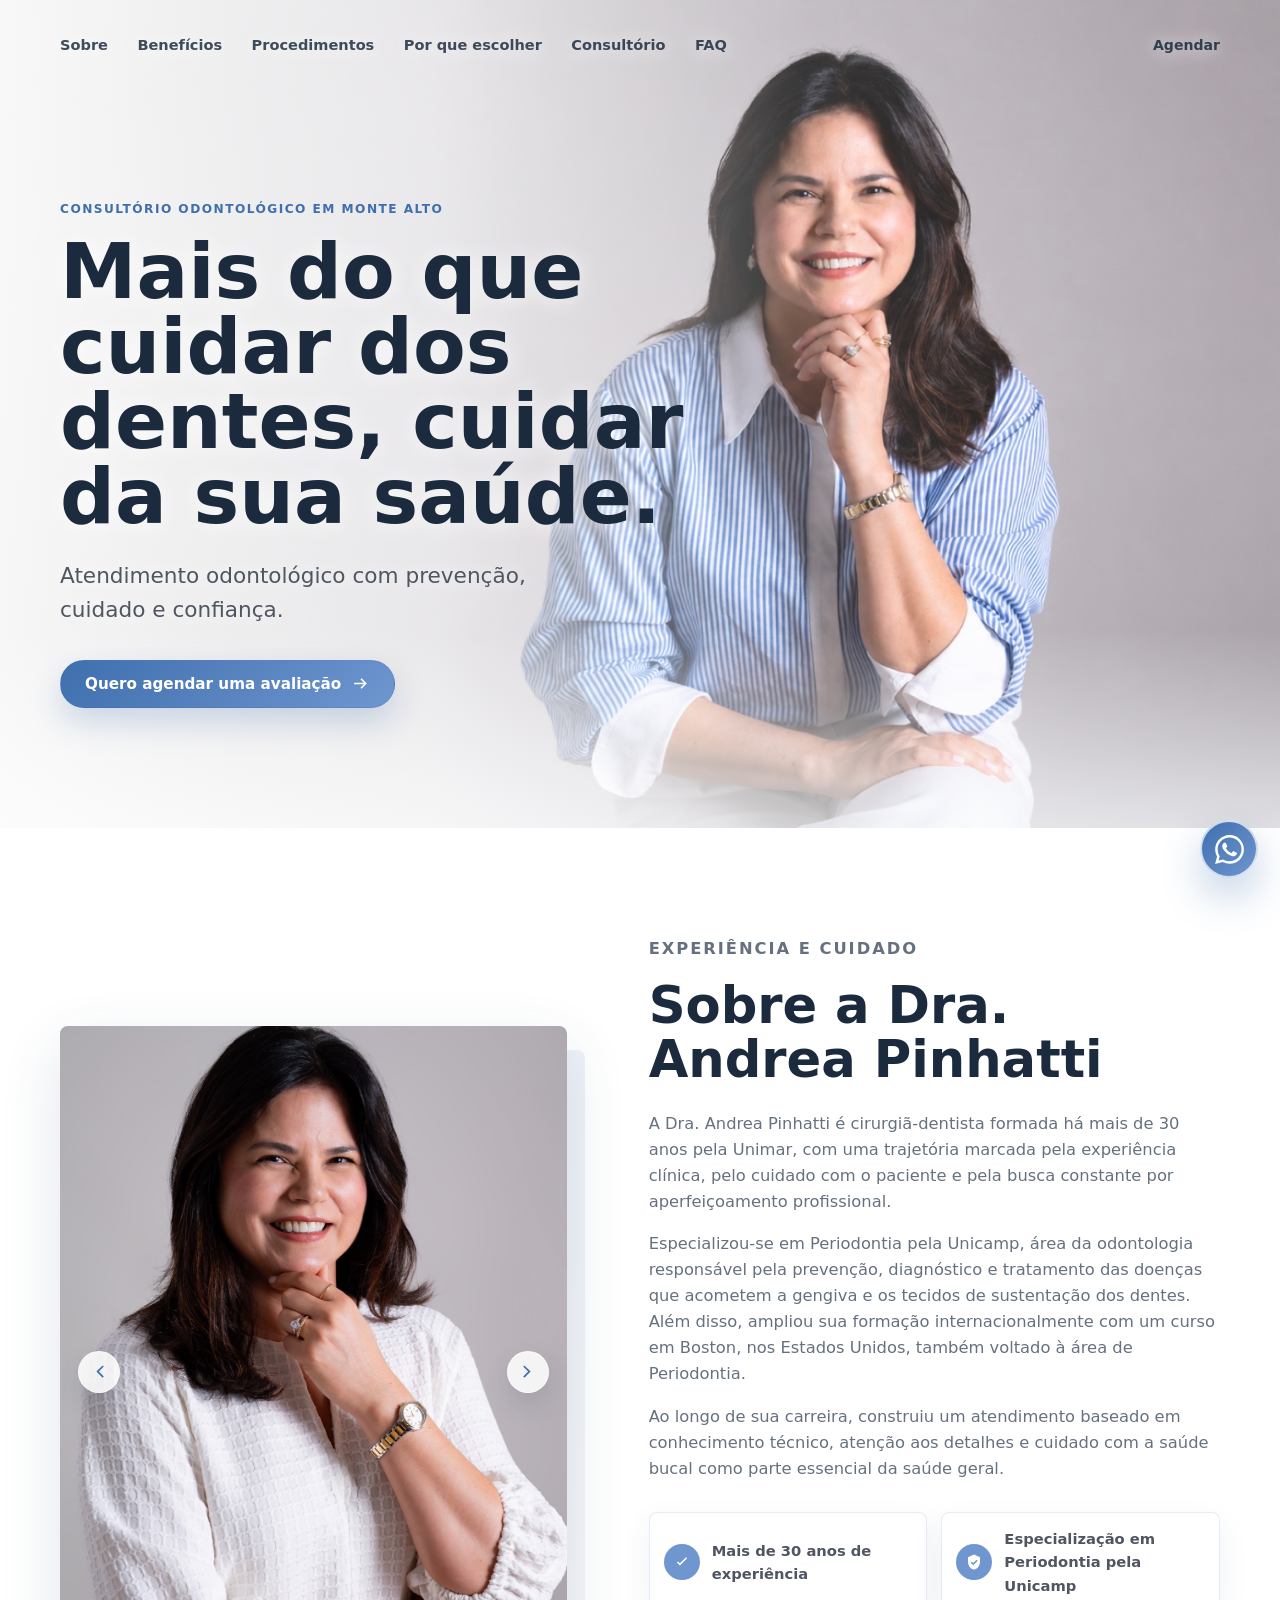
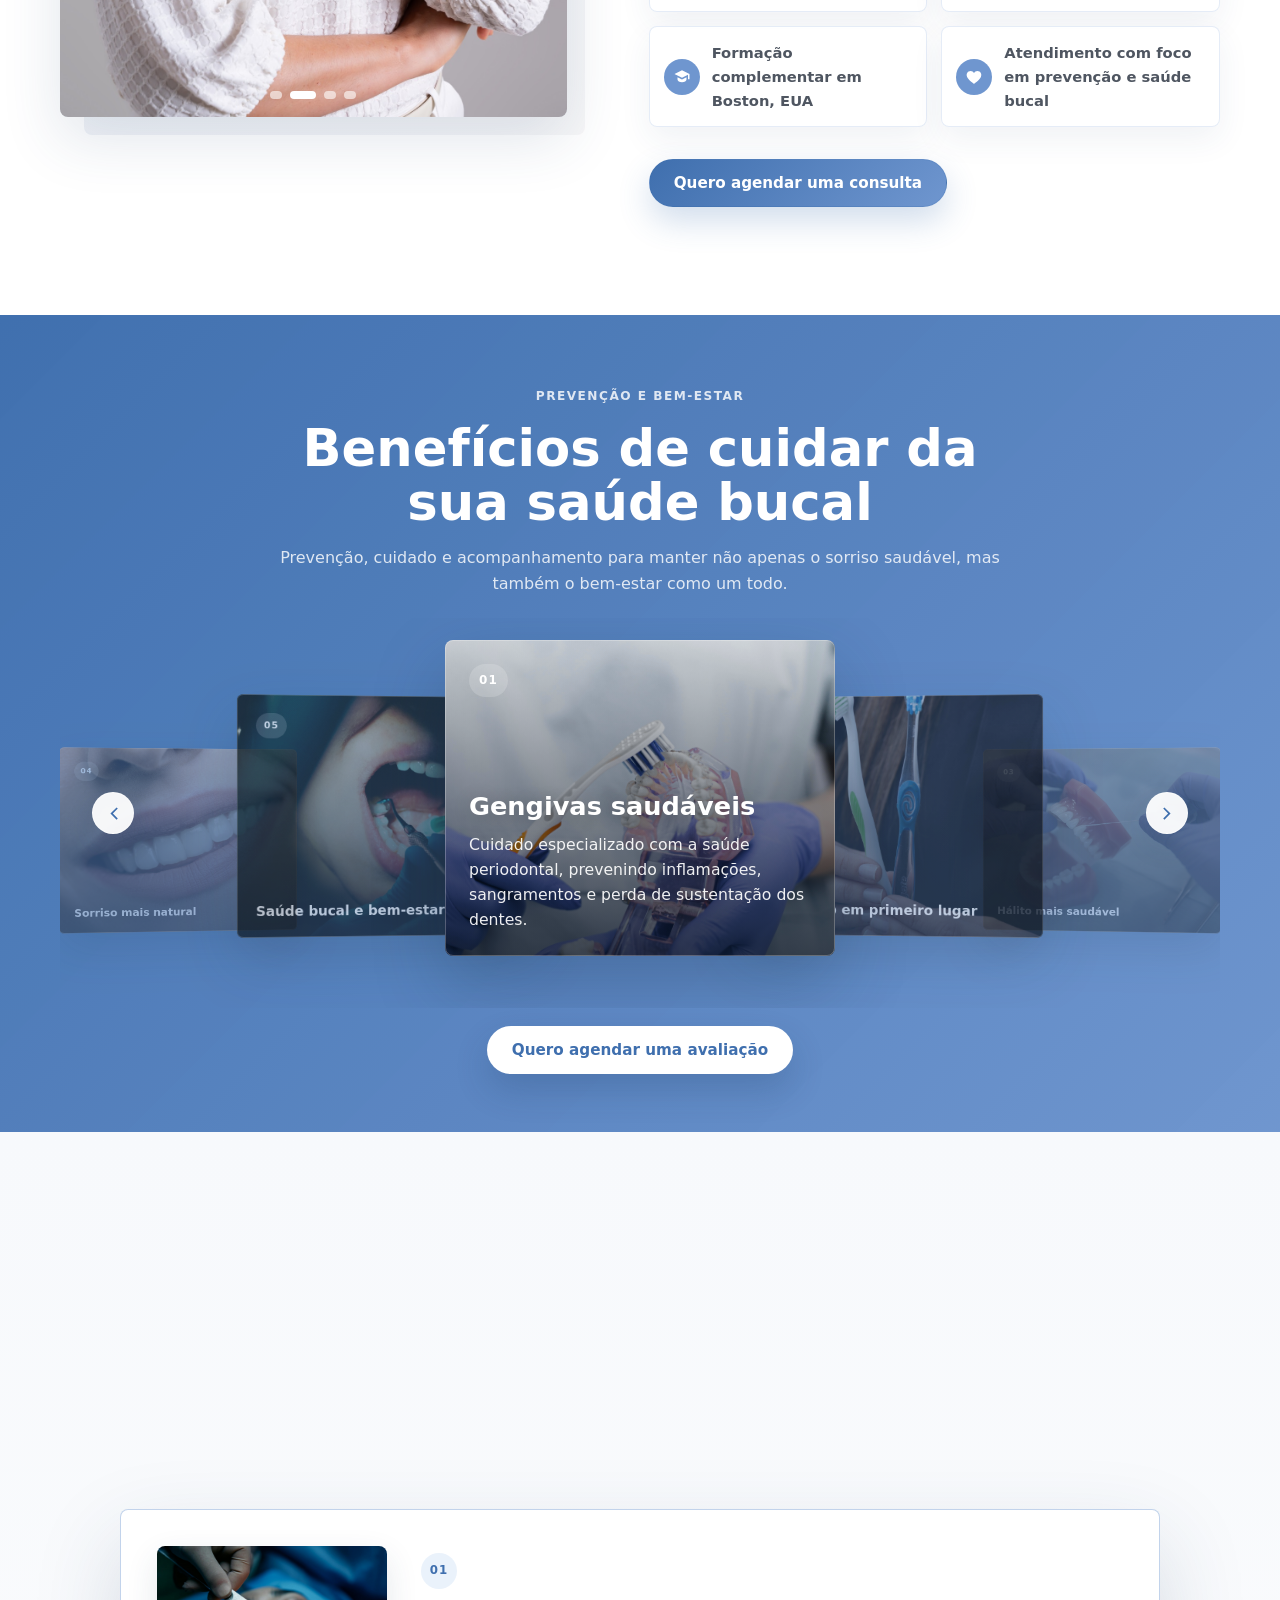
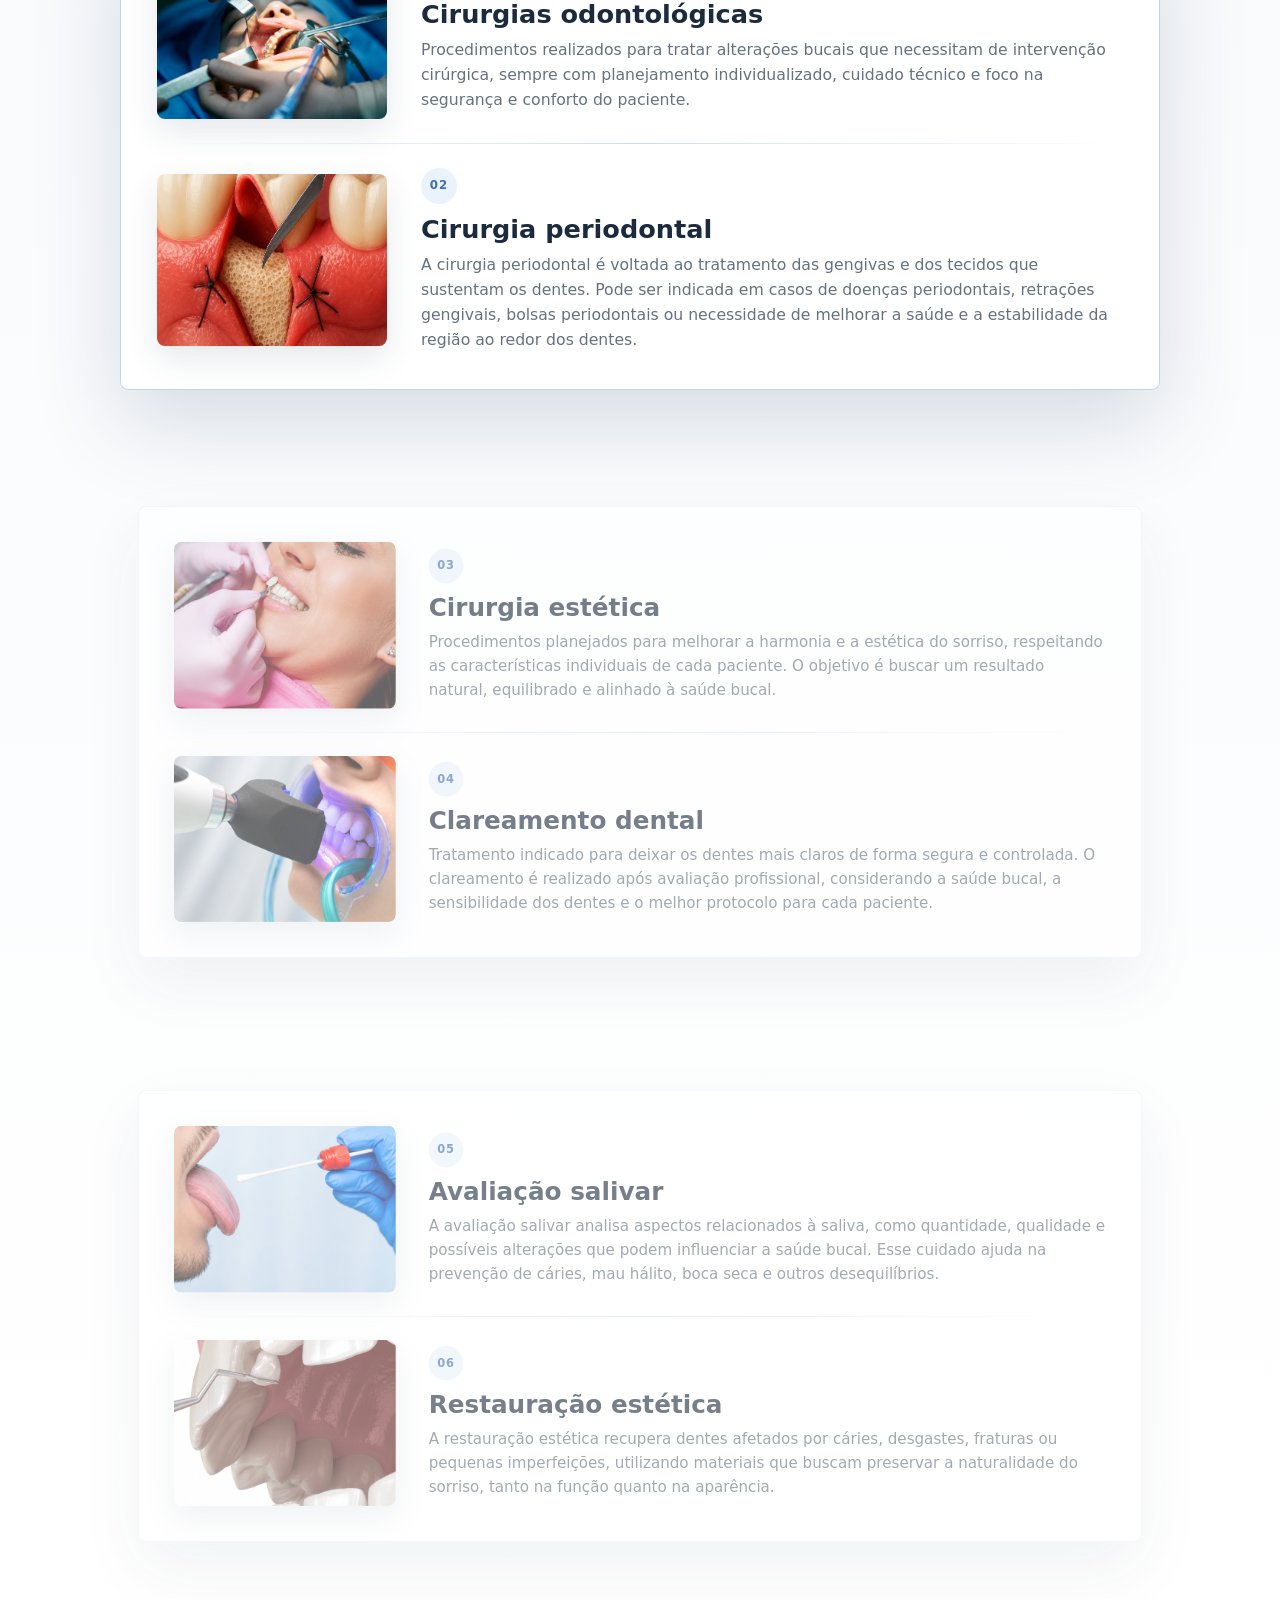
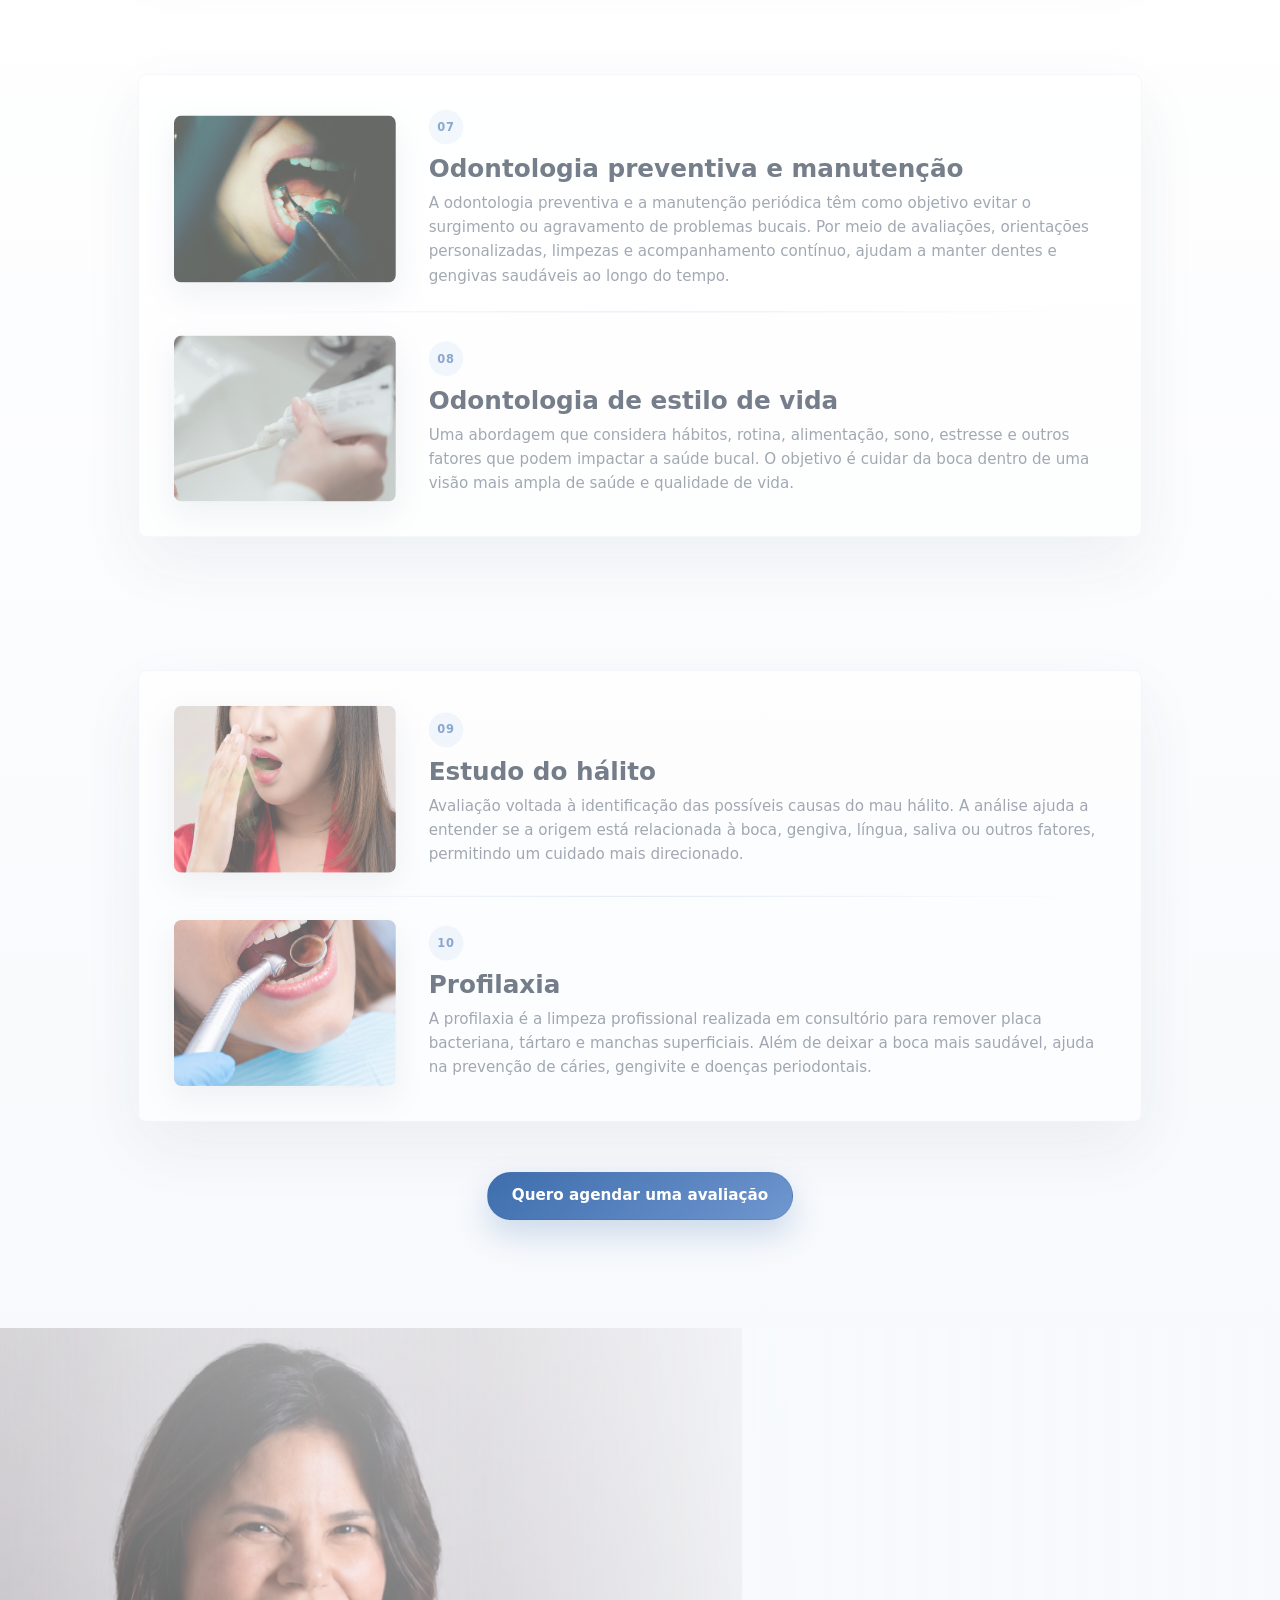
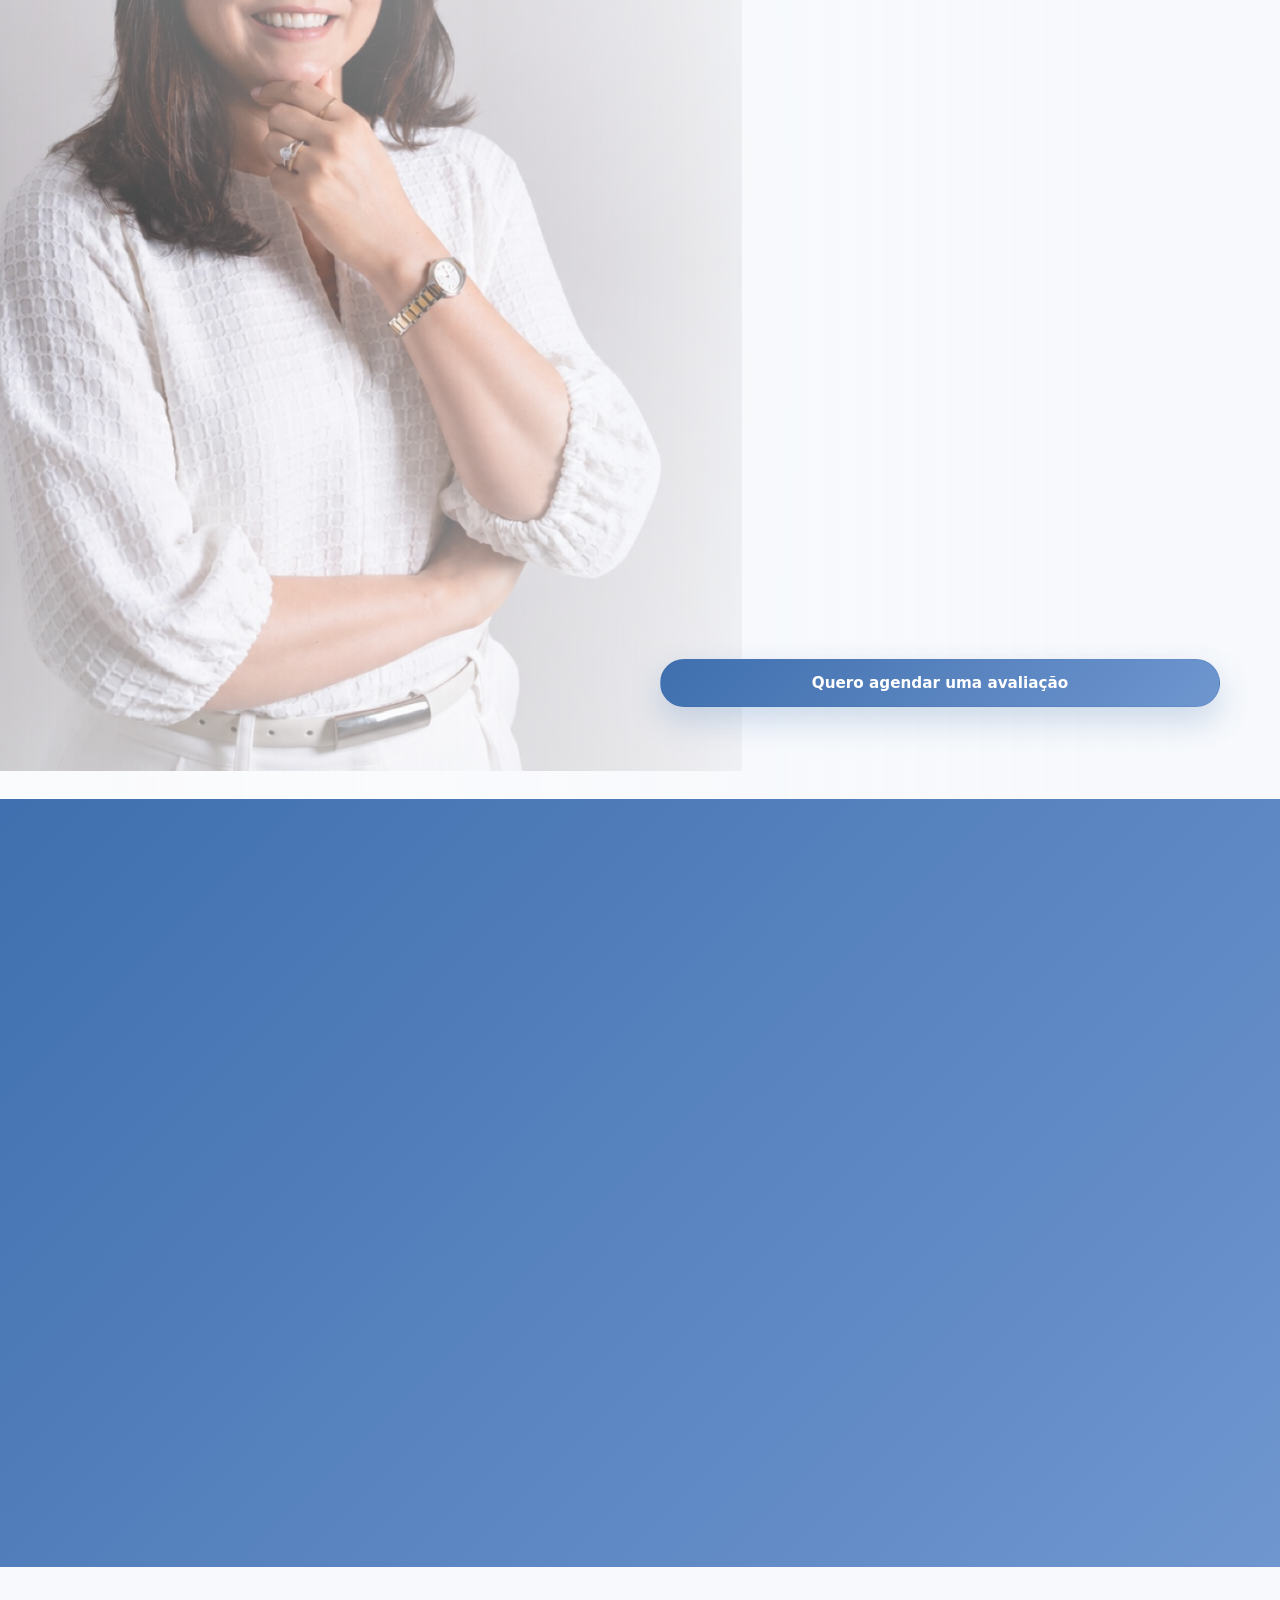
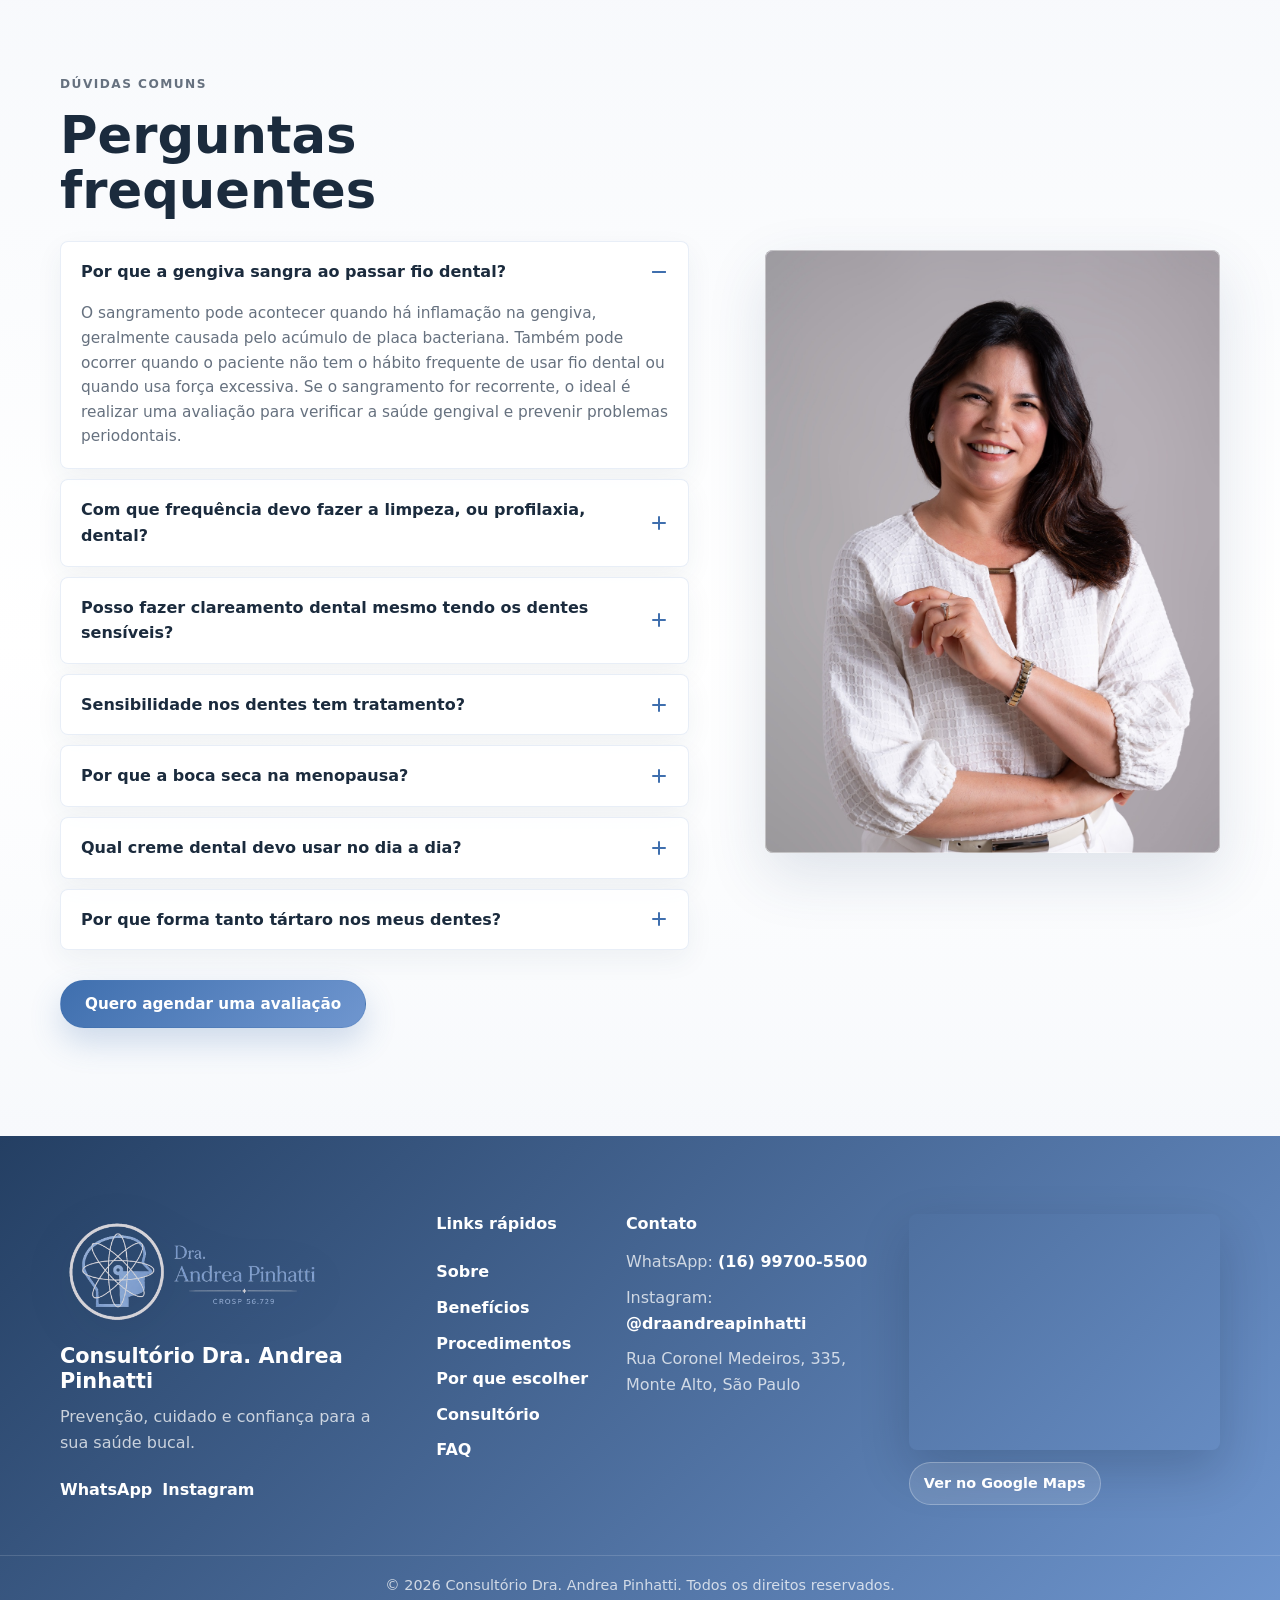
<file: github-upload-small/index.html>
<!DOCTYPE html>
<html lang="pt-BR">
  <head>
    <meta charset="UTF-8" />
    <meta name="viewport" content="width=device-width, initial-scale=1.0" />
    <meta
      name="description"
      content="Consultório Dra. Andrea Pinhatti: odontologia com prevenção, experiência, cuidado e atenção à saúde bucal em Monte Alto, São Paulo."
    />
    <title>Consultório Dra. Andrea Pinhatti</title>
    <link rel="icon" href="assets/images/logo-horizontal.png" type="image/png" />
    <link rel="preload" href="assets/images/hero.jpg" as="image" />
    <link rel="stylesheet" href="styles.css" />
  </head>
  <body>
    <header class="site-header" data-header>
      <a class="brand" href="#topo" aria-label="Página inicial">
        <img src="assets/images/logo-horizontal.png" alt="Logo Dra. Andrea Pinhatti" />
      </a>

      <button class="nav-toggle" type="button" aria-label="Abrir menu" aria-expanded="false" data-nav-toggle>
        <span></span>
        <span></span>
        <span></span>
      </button>

      <nav class="site-nav" aria-label="Navegação principal" data-nav>
        <a href="#sobre">Sobre</a>
        <a href="#beneficios">Benefícios</a>
        <a href="#procedimentos">Procedimentos</a>
        <a href="#porque">Por que escolher</a>
        <a href="#consultorio">Consultório</a>
        <a href="#faq">FAQ</a>
      </nav>

      <a class="btn btn-small header-cta" href="https://wa.me/5516997005500?text=Ol%C3%A1%2C%20vim%20pelo%20site%20e%20gostaria%20de%20agendar%20uma%20avalia%C3%A7%C3%A3o." target="_blank" rel="noopener">
        Agendar
      </a>
    </header>

    <main id="topo">
      <section class="hero" aria-label="Consultório Dra. Andrea Pinhatti">
        <div class="hero-bg" role="img" aria-label="Dra. Andrea Pinhatti sorrindo"></div>
        <div class="hero-overlay"></div>
        <div class="hero-content reveal">
          <p class="eyebrow">Consultório odontológico em Monte Alto</p>
          <h1>Mais do que cuidar dos dentes, cuidar da sua saúde.</h1>
          <p>Atendimento odontológico com prevenção, cuidado e confiança.</p>
          <a class="btn" href="https://wa.me/5516997005500?text=Ol%C3%A1%2C%20vim%20pelo%20site%20e%20gostaria%20de%20agendar%20uma%20avalia%C3%A7%C3%A3o." target="_blank" rel="noopener">
            Quero agendar uma avaliação
            <svg aria-hidden="true" viewBox="0 0 24 24">
              <path d="M13.3 5.3 20 12l-6.7 6.7-1.4-1.4 4.3-4.3H4v-2h12.2l-4.3-4.3 1.4-1.4Z" />
            </svg>
          </a>
        </div>
      </section>

      <section class="section about" id="sobre">
        <div class="container two-col">
          <div class="media-card reveal-left">
            <div class="simple-carousel" data-carousel data-interval="2000">
              <div class="carousel-track">
                <img class="carousel-slide is-active" src="assets/images/sobre-1.jpg" alt="Retrato da Dra. Andrea Pinhatti" />
                <img class="carousel-slide" src="assets/images/sobre-2.jpg" alt="Dra. Andrea Pinhatti em ensaio profissional" />
                <img class="carousel-slide" src="assets/images/sobre-3.jpg" alt="Dra. Andrea Pinhatti sorrindo" />
                <img class="carousel-slide" src="assets/images/sobre-4.jpg" alt="Dra. Andrea Pinhatti sentada em retrato profissional" />
              </div>
              <button class="carousel-arrow prev" type="button" aria-label="Imagem anterior" data-prev>
                <svg aria-hidden="true" viewBox="0 0 24 24"><path d="m15.5 5-7 7 7 7 1.4-1.4-5.6-5.6 5.6-5.6L15.5 5Z" /></svg>
              </button>
              <button class="carousel-arrow next" type="button" aria-label="Próxima imagem" data-next>
                <svg aria-hidden="true" viewBox="0 0 24 24"><path d="m8.5 19 7-7-7-7-1.4 1.4 5.6 5.6-5.6 5.6L8.5 19Z" /></svg>
              </button>
              <div class="carousel-dots" aria-label="Selecionar imagem" data-dots></div>
            </div>
          </div>

          <div class="copy-block reveal-right">
            <p class="eyebrow">Experiência e cuidado</p>
            <h2>Sobre a Dra. Andrea Pinhatti</h2>
            <p>
              A Dra. Andrea Pinhatti é cirurgiã-dentista formada há mais de 30 anos pela Unimar, com uma trajetória marcada pela experiência clínica, pelo cuidado com o paciente e pela busca constante por aperfeiçoamento profissional.
            </p>
            <p>
              Especializou-se em Periodontia pela Unicamp, área da odontologia responsável pela prevenção, diagnóstico e tratamento das doenças que acometem a gengiva e os tecidos de sustentação dos dentes. Além disso, ampliou sua formação internacionalmente com um curso em Boston, nos Estados Unidos, também voltado à área de Periodontia.
            </p>
            <p>
              Ao longo de sua carreira, construiu um atendimento baseado em conhecimento técnico, atenção aos detalhes e cuidado com a saúde bucal como parte essencial da saúde geral.
            </p>

            <div class="highlights">
              <div><span><svg aria-hidden="true" viewBox="0 0 24 24"><path d="m9.2 16.6-4-4 1.4-1.4 2.6 2.6 8.2-8.2L18.8 7l-9.6 9.6Z" /></svg></span>Mais de 30 anos de experiência</div>
              <div><span><svg aria-hidden="true" viewBox="0 0 24 24"><path d="M12 2 4 5.5v6c0 5.1 3.4 9.8 8 10.5 4.6-.7 8-5.4 8-10.5v-6L12 2Zm-1 14.2-3.3-3.3 1.4-1.4 1.9 1.9 4.5-4.5 1.4 1.4-5.9 5.9Z" /></svg></span>Especialização em Periodontia pela Unicamp</div>
              <div><span><svg aria-hidden="true" viewBox="0 0 24 24"><path d="M12 3 2 8l10 5 8-4v6h2V8L12 3Zm-6 9.2v3.1c0 2 2.7 3.7 6 3.7s6-1.7 6-3.7v-3.1l-6 3-6-3Z" /></svg></span>Formação complementar em Boston, EUA</div>
              <div><span><svg aria-hidden="true" viewBox="0 0 24 24"><path d="M12 21s-7-4.3-9.2-9.1C1.1 8.1 3.4 4 7.5 4c2 0 3.5 1.1 4.5 2.5C13 5.1 14.5 4 16.5 4c4.1 0 6.4 4.1 4.7 7.9C19 16.7 12 21 12 21Z" /></svg></span>Atendimento com foco em prevenção e saúde bucal</div>
            </div>

            <a class="btn" href="https://wa.me/5516997005500?text=Ol%C3%A1%2C%20vim%20pelo%20site%20e%20gostaria%20de%20agendar%20uma%20avalia%C3%A7%C3%A3o." target="_blank" rel="noopener">Quero agendar uma consulta</a>
          </div>
        </div>
      </section>

      <section class="section benefits" id="beneficios">
        <div class="container">
          <div class="section-head center reveal">
            <p class="eyebrow">Prevenção e bem-estar</p>
            <h2>Benefícios de cuidar da sua saúde bucal</h2>
            <p>Prevenção, cuidado e acompanhamento para manter não apenas o sorriso saudável, mas também o bem-estar como um todo.</p>
          </div>

          <div class="premium-carousel reveal" data-premium-carousel>
            <div class="benefit-card is-active" data-index="0" style="--bg: url('assets/images/beneficio-gengivas.jpg')">
              <span>01</span>
              <div>
                <h3>Gengivas saudáveis</h3>
                <p>Cuidado especializado com a saúde periodontal, prevenindo inflamações, sangramentos e perda de sustentação dos dentes.</p>
              </div>
            </div>
            <div class="benefit-card is-next" data-index="1" style="--bg: url('assets/images/beneficio-prevencao.jpg')">
              <span>02</span>
              <div>
                <h3>Prevenção em primeiro lugar</h3>
                <p>Acompanhamento contínuo para identificar alterações antes que se tornem problemas maiores.</p>
              </div>
            </div>
            <div class="benefit-card is-far-next" data-index="2" style="--bg: url('assets/images/beneficio-halito.jpg')">
              <span>03</span>
              <div>
                <h3>Hálito mais saudável</h3>
                <p>Avaliação das possíveis causas do mau hálito e orientação para um cuidado mais direcionado.</p>
              </div>
            </div>
            <div class="benefit-card is-far-prev" data-index="3" style="--bg: url('assets/images/beneficio-sorriso.jpg')">
              <span>04</span>
              <div>
                <h3>Sorriso mais natural</h3>
                <p>Tratamentos como clareamento e restaurações estéticas para valorizar o sorriso com equilíbrio e naturalidade.</p>
              </div>
            </div>
            <div class="benefit-card is-prev" data-index="4" style="--bg: url('assets/images/beneficio-saude-bucal.jpg')">
              <span>05</span>
              <div>
                <h3>Saúde bucal e bem-estar</h3>
                <p>Uma visão mais completa da odontologia, considerando hábitos, rotina e estilo de vida do paciente.</p>
              </div>
            </div>

            <button class="gallery-control gallery-prev" type="button" aria-label="Benefício anterior" data-premium-prev>
              <svg aria-hidden="true" viewBox="0 0 24 24"><path d="m15.5 5-7 7 7 7 1.4-1.4-5.6-5.6 5.6-5.6L15.5 5Z" /></svg>
            </button>
            <button class="gallery-control gallery-next" type="button" aria-label="Próximo benefício" data-premium-next>
              <svg aria-hidden="true" viewBox="0 0 24 24"><path d="m8.5 19 7-7-7-7-1.4 1.4 5.6 5.6-5.6 5.6L8.5 19Z" /></svg>
            </button>
          </div>

          <div class="center cta-row">
            <a class="btn" href="https://wa.me/5516997005500?text=Ol%C3%A1%2C%20vim%20pelo%20site%20e%20gostaria%20de%20agendar%20uma%20avalia%C3%A7%C3%A3o." target="_blank" rel="noopener">Quero agendar uma avaliação</a>
          </div>
        </div>
      </section>

      <section class="section procedures" id="procedimentos">
        <div class="container">
          <div class="section-head center reveal">
            <p class="eyebrow">Procedimentos</p>
            <h2>Procedimentos que realizamos</h2>
            <p>Conheça os cuidados realizados no consultório da Dra. Andrea Pinhatti, com foco em prevenção, saúde bucal e bem-estar.</p>
          </div>

          <div class="procedure-stack" data-procedure-stack>
            <article class="procedure-block is-active">
              <div class="procedure-item">
                <img src="assets/images/procedimento-cirurgias.jpg" alt="Cirurgias odontológicas" />
                <div>
                  <span>01</span>
                  <h3>Cirurgias odontológicas</h3>
                  <p>Procedimentos realizados para tratar alterações bucais que necessitam de intervenção cirúrgica, sempre com planejamento individualizado, cuidado técnico e foco na segurança e conforto do paciente.</p>
                </div>
              </div>
              <div class="procedure-divider"></div>
              <div class="procedure-item">
                <img src="assets/images/procedimento-periodontal.jpg" alt="Cirurgia periodontal" />
                <div>
                  <span>02</span>
                  <h3>Cirurgia periodontal</h3>
                  <p>A cirurgia periodontal é voltada ao tratamento das gengivas e dos tecidos que sustentam os dentes. Pode ser indicada em casos de doenças periodontais, retrações gengivais, bolsas periodontais ou necessidade de melhorar a saúde e a estabilidade da região ao redor dos dentes.</p>
                </div>
              </div>
            </article>

            <article class="procedure-block">
              <div class="procedure-item">
                <img src="assets/images/procedimento-estetica.jpg" alt="Cirurgia estética" />
                <div>
                  <span>03</span>
                  <h3>Cirurgia estética</h3>
                  <p>Procedimentos planejados para melhorar a harmonia e a estética do sorriso, respeitando as características individuais de cada paciente. O objetivo é buscar um resultado natural, equilibrado e alinhado à saúde bucal.</p>
                </div>
              </div>
              <div class="procedure-divider"></div>
              <div class="procedure-item">
                <img src="assets/images/procedimento-clareamento.jpg" alt="Clareamento dental" />
                <div>
                  <span>04</span>
                  <h3>Clareamento dental</h3>
                  <p>Tratamento indicado para deixar os dentes mais claros de forma segura e controlada. O clareamento é realizado após avaliação profissional, considerando a saúde bucal, a sensibilidade dos dentes e o melhor protocolo para cada paciente.</p>
                </div>
              </div>
            </article>

            <article class="procedure-block">
              <div class="procedure-item">
                <img src="assets/images/procedimento-salivar.jpg" alt="Avaliação salivar" />
                <div>
                  <span>05</span>
                  <h3>Avaliação salivar</h3>
                  <p>A avaliação salivar analisa aspectos relacionados à saliva, como quantidade, qualidade e possíveis alterações que podem influenciar a saúde bucal. Esse cuidado ajuda na prevenção de cáries, mau hálito, boca seca e outros desequilíbrios.</p>
                </div>
              </div>
              <div class="procedure-divider"></div>
              <div class="procedure-item">
                <img src="assets/images/procedimento-restauracao.jpg" alt="Restauração estética" />
                <div>
                  <span>06</span>
                  <h3>Restauração estética</h3>
                  <p>A restauração estética recupera dentes afetados por cáries, desgastes, fraturas ou pequenas imperfeições, utilizando materiais que buscam preservar a naturalidade do sorriso, tanto na função quanto na aparência.</p>
                </div>
              </div>
            </article>

            <article class="procedure-block">
              <div class="procedure-item">
                <img src="assets/images/procedimento-preventiva.jpg" alt="Odontologia preventiva e manutenção" />
                <div>
                  <span>07</span>
                  <h3>Odontologia preventiva e manutenção</h3>
                  <p>A odontologia preventiva e a manutenção periódica têm como objetivo evitar o surgimento ou agravamento de problemas bucais. Por meio de avaliações, orientações personalizadas, limpezas e acompanhamento contínuo, ajudam a manter dentes e gengivas saudáveis ao longo do tempo.</p>
                </div>
              </div>
              <div class="procedure-divider"></div>
              <div class="procedure-item">
                <img src="assets/images/procedimento-estilo-vida.jpg" alt="Odontologia de estilo de vida" />
                <div>
                  <span>08</span>
                  <h3>Odontologia de estilo de vida</h3>
                  <p>Uma abordagem que considera hábitos, rotina, alimentação, sono, estresse e outros fatores que podem impactar a saúde bucal. O objetivo é cuidar da boca dentro de uma visão mais ampla de saúde e qualidade de vida.</p>
                </div>
              </div>
            </article>

            <article class="procedure-block">
              <div class="procedure-item">
                <img src="assets/images/procedimento-halito.jpg" alt="Estudo do hálito" />
                <div>
                  <span>09</span>
                  <h3>Estudo do hálito</h3>
                  <p>Avaliação voltada à identificação das possíveis causas do mau hálito. A análise ajuda a entender se a origem está relacionada à boca, gengiva, língua, saliva ou outros fatores, permitindo um cuidado mais direcionado.</p>
                </div>
              </div>
              <div class="procedure-divider"></div>
              <div class="procedure-item">
                <img src="assets/images/procedimento-profilaxia.jpg" alt="Profilaxia" />
                <div>
                  <span>10</span>
                  <h3>Profilaxia</h3>
                  <p>A profilaxia é a limpeza profissional realizada em consultório para remover placa bacteriana, tártaro e manchas superficiais. Além de deixar a boca mais saudável, ajuda na prevenção de cáries, gengivite e doenças periodontais.</p>
                </div>
              </div>
            </article>
          </div>

          <div class="center cta-row">
            <a class="btn" href="https://wa.me/5516997005500?text=Ol%C3%A1%2C%20vim%20pelo%20site%20e%20gostaria%20de%20agendar%20uma%20avalia%C3%A7%C3%A3o." target="_blank" rel="noopener">Quero agendar uma avaliação</a>
          </div>
        </div>
      </section>

      <section class="section why" id="porque">
        <img class="why-bg" src="assets/images/porque-escolher.jpg" alt="" aria-hidden="true" />
        <div class="container why-grid">
          <div class="why-copy reveal">
            <p class="eyebrow">Escolha consciente</p>
            <h2>Por que escolher a Dra. Andrea?</h2>
            <p>Um cuidado odontológico pensado para prevenir, orientar e acompanhar cada paciente de forma individualizada.</p>
          </div>
          <div class="why-cards">
            <article class="reason-card reveal-right">
              <span>01</span>
              <h3>Cuidado que vai além dos dentes</h3>
            </article>
            <article class="reason-card reveal-right">
              <span>02</span>
              <h3>Prevenção como prioridade</h3>
            </article>
            <article class="reason-card reveal-right">
              <span>03</span>
              <h3>Orientação clara ao paciente</h3>
            </article>
            <article class="reason-card reveal-right">
              <span>04</span>
              <h3>Atendimento individualizado</h3>
            </article>
            <a class="btn" href="https://wa.me/5516997005500?text=Ol%C3%A1%2C%20vim%20pelo%20site%20e%20gostaria%20de%20agendar%20uma%20avalia%C3%A7%C3%A3o." target="_blank" rel="noopener">Quero agendar uma avaliação</a>
          </div>
        </div>
      </section>

      <section class="section office" id="consultorio">
        <div class="container two-col office-grid">
          <div class="copy-block reveal-left">
            <p class="eyebrow">Ambiente de cuidado</p>
            <h2>O consultório</h2>
            <h3>Acolhimento, prevenção e cuidado em cada detalhe.</h3>
            <p>
              Um espaço preparado para oferecer atendimento odontológico com tranquilidade, segurança e atenção individualizada. Cada detalhe do consultório foi pensado para receber o paciente de forma acolhedora, com organização, conforto e privacidade durante todo o cuidado com a saúde bucal.
            </p>
            <p>
              Mais do que um ambiente clínico, o consultório da Dra. Andrea Pinhatti busca proporcionar uma experiência leve e confiável, unindo conhecimento técnico, prevenção e cuidado humanizado em cada atendimento.
            </p>
            <a class="btn" href="https://wa.me/5516997005500?text=Ol%C3%A1%2C%20vim%20pelo%20site%20e%20gostaria%20de%20agendar%20uma%20avalia%C3%A7%C3%A3o." target="_blank" rel="noopener">Quero agendar uma avaliação</a>
          </div>

          <div class="media-card reveal-right">
            <div class="simple-carousel office-carousel" data-carousel data-interval="2800">
              <div class="carousel-track">
                <img class="carousel-slide is-active" src="assets/images/consultorio-1.jpeg" alt="Fachada do consultório Dra. Andrea Pinhatti" />
                <img class="carousel-slide" src="assets/images/consultorio-2.jpeg" alt="Recepção do consultório" />
                <img class="carousel-slide" src="assets/images/consultorio-3.jpeg" alt="Sala de atendimento do consultório" />
                <img class="carousel-slide" src="assets/images/consultorio-4.jpeg" alt="Mesa de atendimento do consultório" />
                <img class="carousel-slide" src="assets/images/consultorio-5.jpeg" alt="Detalhe do consultório com cadeiras" />
                <img class="carousel-slide" src="assets/images/consultorio-6.jpeg" alt="Consultório com mesa e iluminação natural" />
              </div>
              <button class="carousel-arrow prev" type="button" aria-label="Imagem anterior" data-prev>
                <svg aria-hidden="true" viewBox="0 0 24 24"><path d="m15.5 5-7 7 7 7 1.4-1.4-5.6-5.6 5.6-5.6L15.5 5Z" /></svg>
              </button>
              <button class="carousel-arrow next" type="button" aria-label="Próxima imagem" data-next>
                <svg aria-hidden="true" viewBox="0 0 24 24"><path d="m8.5 19 7-7-7-7-1.4 1.4 5.6 5.6-5.6 5.6L8.5 19Z" /></svg>
              </button>
              <div class="carousel-dots" aria-label="Selecionar imagem" data-dots></div>
            </div>
          </div>
        </div>
      </section>

      <section class="section faq-section" id="faq">
        <div class="container faq-grid">
          <div class="faq-content reveal-left">
            <p class="eyebrow">Dúvidas comuns</p>
            <h2>Perguntas frequentes</h2>
            <div class="accordion" data-accordion>
              <div class="accordion-item is-open">
                <button type="button" aria-expanded="true">Por que a gengiva sangra ao passar fio dental?</button>
                <div class="accordion-panel">
                  <p>O sangramento pode acontecer quando há inflamação na gengiva, geralmente causada pelo acúmulo de placa bacteriana. Também pode ocorrer quando o paciente não tem o hábito frequente de usar fio dental ou quando usa força excessiva. Se o sangramento for recorrente, o ideal é realizar uma avaliação para verificar a saúde gengival e prevenir problemas periodontais.</p>
                </div>
              </div>
              <div class="accordion-item">
                <button type="button" aria-expanded="false">Com que frequência devo fazer a limpeza, ou profilaxia, dental?</button>
                <div class="accordion-panel">
                  <p>A profilaxia geralmente é recomendada a cada 6 meses, mas esse intervalo pode variar conforme a necessidade de cada paciente. Pessoas com maior acúmulo de tártaro, gengivite, periodontite, uso de aparelho ou histórico de problemas gengivais podem precisar de acompanhamento mais frequente.</p>
                </div>
              </div>
              <div class="accordion-item">
                <button type="button" aria-expanded="false">Posso fazer clareamento dental mesmo tendo os dentes sensíveis?</button>
                <div class="accordion-panel">
                  <p>Em muitos casos, sim, mas é fundamental passar por uma avaliação antes. A sensibilidade precisa ser investigada para entender sua causa e definir o protocolo mais seguro. O clareamento pode causar sensibilidade temporária em algumas pessoas, por isso o acompanhamento profissional ajuda a tornar o tratamento mais confortável e adequado.</p>
                </div>
              </div>
              <div class="accordion-item">
                <button type="button" aria-expanded="false">Sensibilidade nos dentes tem tratamento?</button>
                <div class="accordion-panel">
                  <p>Sim. A sensibilidade pode estar relacionada a desgaste do esmalte, retração gengival, cáries, trincas, bruxismo ou outros fatores. O tratamento depende da causa e pode envolver orientação de higiene, uso de cremes dentais específicos, aplicações profissionais ou outros cuidados indicados após avaliação.</p>
                </div>
              </div>
              <div class="accordion-item">
                <button type="button" aria-expanded="false">Por que a boca seca na menopausa?</button>
                <div class="accordion-panel">
                  <p>Na menopausa, as alterações hormonais podem influenciar a produção de saliva e a saúde da mucosa oral. Com menos saliva, a boca pode ficar mais seca, o que aumenta o desconforto e pode favorecer cáries, mau hálito e alterações gengivais.</p>
                </div>
              </div>
              <div class="accordion-item">
                <button type="button" aria-expanded="false">Qual creme dental devo usar no dia a dia?</button>
                <div class="accordion-panel">
                  <p>Na maioria dos casos, o ideal é usar um creme dental com flúor, pois ele ajuda na prevenção de cáries. Porém, a escolha pode variar conforme a necessidade de cada paciente, como sensibilidade, tendência a tártaro, gengivite, erosão do esmalte ou mau hálito. Por isso, a recomendação personalizada do dentista é sempre a melhor opção.</p>
                </div>
              </div>
              <div class="accordion-item">
                <button type="button" aria-expanded="false">Por que forma tanto tártaro nos meus dentes?</button>
                <div class="accordion-panel">
                  <p>O tártaro se forma quando a placa bacteriana não é removida corretamente e acaba endurecendo sobre os dentes. Isso pode estar relacionado à higiene, posição dos dentes, composição da saliva, alimentação, uso de aparelho ou intervalo longo entre limpezas profissionais. Como o tártaro não é removido apenas com escovação, a profilaxia em consultório é essencial para manter a saúde bucal.</p>
                </div>
              </div>
            </div>
            <a class="btn" href="https://wa.me/5516997005500?text=Ol%C3%A1%2C%20vim%20pelo%20site%20e%20gostaria%20de%20agendar%20uma%20avalia%C3%A7%C3%A3o." target="_blank" rel="noopener">Quero agendar uma avaliação</a>
          </div>
          <div class="faq-image reveal-right">
            <img src="assets/images/faq.jpg" alt="Dra. Andrea Pinhatti em retrato profissional" />
          </div>
        </div>
      </section>
    </main>

    <footer class="footer">
      <div class="container footer-grid">
        <div class="footer-brand">
          <img src="assets/images/logo-horizontal.png" alt="Logo Dra. Andrea Pinhatti" />
          <h2>Consultório Dra. Andrea Pinhatti</h2>
          <p>Prevenção, cuidado e confiança para a sua saúde bucal.</p>
          <div class="footer-social">
            <a href="https://wa.me/5516997005500?text=Ol%C3%A1%2C%20vim%20pelo%20site%20e%20gostaria%20de%20agendar%20uma%20avalia%C3%A7%C3%A3o." target="_blank" rel="noopener">WhatsApp</a>
            <a href="https://www.instagram.com/draandreapinhatti/" target="_blank" rel="noopener">Instagram</a>
          </div>
        </div>

        <div class="footer-links">
          <h3>Links rápidos</h3>
          <a href="#sobre">Sobre</a>
          <a href="#beneficios">Benefícios</a>
          <a href="#procedimentos">Procedimentos</a>
          <a href="#porque">Por que escolher</a>
          <a href="#consultorio">Consultório</a>
          <a href="#faq">FAQ</a>
        </div>

        <div class="footer-contact">
          <h3>Contato</h3>
          <p>WhatsApp: <a href="https://wa.me/5516997005500?text=Ol%C3%A1%2C%20vim%20pelo%20site%20e%20gostaria%20de%20agendar%20uma%20avalia%C3%A7%C3%A3o." target="_blank" rel="noopener">(16) 99700-5500</a></p>
          <p>Instagram: <a href="https://www.instagram.com/draandreapinhatti/" target="_blank" rel="noopener">@draandreapinhatti</a></p>
          <p>Rua Coronel Medeiros, 335, Monte Alto, São Paulo</p>
        </div>

        <div class="map-card">
          <iframe
            title="Mapa do Consultório Dra. Andrea Pinhatti"
            loading="lazy"
            referrerpolicy="no-referrer-when-downgrade"
            src="https://www.google.com/maps?q=Rua%20Coronel%20Medeiros%2C%20335%2C%20Monte%20Alto%2C%20S%C3%A3o%20Paulo&output=embed"
          ></iframe>
          <a class="map-link" href="https://www.google.com/maps/search/?api=1&query=Rua%20Coronel%20Medeiros%2C%20335%2C%20Monte%20Alto%2C%20S%C3%A3o%20Paulo" target="_blank" rel="noopener">Ver no Google Maps</a>
        </div>
      </div>
      <div class="footer-bottom">
        <p>© 2026 Consultório Dra. Andrea Pinhatti. Todos os direitos reservados.</p>
      </div>
    </footer>

    <a class="floating-whatsapp" href="https://wa.me/5516997005500?text=Ol%C3%A1%2C%20vim%20pelo%20site%20e%20gostaria%20de%20agendar%20uma%20avalia%C3%A7%C3%A3o." target="_blank" rel="noopener" aria-label="Agendar pelo WhatsApp">
      <svg aria-hidden="true" viewBox="0 0 24 24">
        <path d="M20.46 3.49A11.82 11.82 0 0 0 12.05 0C5.5 0 .16 5.34.16 11.89c0 2.1.55 4.14 1.59 5.95L.06 24l6.3-1.65a11.9 11.9 0 0 0 5.69 1.45h.01c6.55 0 11.89-5.34 11.89-11.89 0-3.18-1.24-6.16-3.49-8.42ZM12.06 21.78h-.01a9.87 9.87 0 0 1-5.03-1.38l-.36-.21-3.74.98 1-3.65-.24-.37a9.88 9.88 0 0 1-1.51-5.26c0-5.45 4.44-9.89 9.89-9.89 2.64 0 5.12 1.03 6.99 2.9a9.82 9.82 0 0 1 2.9 6.99c0 5.45-4.44 9.89-9.89 9.89Zm5.42-7.4c-.3-.15-1.76-.87-2.03-.97-.27-.1-.47-.15-.67.15-.2.3-.77.97-.94 1.16-.17.2-.35.22-.64.08-.3-.15-1.26-.46-2.39-1.48-.88-.79-1.48-1.76-1.65-2.06-.17-.3-.02-.46.13-.61.13-.13.3-.35.45-.52.15-.17.2-.3.3-.5.1-.2.05-.37-.02-.52-.08-.15-.67-1.61-.92-2.21-.24-.58-.49-.5-.67-.51h-.57c-.2 0-.52.07-.79.37-.27.3-1.04 1.02-1.04 2.48s1.06 2.88 1.21 3.07c.15.2 2.1 3.2 5.08 4.49.71.31 1.26.49 1.69.62.71.23 1.36.2 1.87.12.57-.09 1.76-.72 2.01-1.41.25-.69.25-1.29.17-1.41-.07-.12-.27-.2-.57-.35Z" />
      </svg>
    </a>

    <script src="script.js"></script>
  </body>
</html>
</file>
<file: github-upload-small/styles.css>
:root {
  --blue: #6f96cf;
  --blue-deep: #3f6fae;
  --blue-soft: #eaf2fb;
  --gray: #a8a8b2;
  --gray-deep: #4f5661;
  --ink: #1b2b3d;
  --muted: #66717f;
  --line: rgba(111, 150, 207, 0.18);
  --white: #fff;
  --off-white: #f7f9fc;
  --shadow: 0 22px 60px rgba(44, 74, 110, 0.14);
  --radius: 8px;
  --header-height: 82px;
}

* {
  box-sizing: border-box;
}

html {
  scroll-behavior: smooth;
}

body {
  margin: 0;
  color: var(--ink);
  font-family: Inter, ui-sans-serif, system-ui, -apple-system, BlinkMacSystemFont, "Segoe UI", sans-serif;
  background: var(--white);
  line-height: 1.6;
  overflow-x: hidden;
}

body.nav-open {
  overflow: hidden;
}

img,
svg {
  display: block;
}

img {
  max-width: 100%;
}

a {
  color: inherit;
  text-decoration: none;
}

button {
  font: inherit;
}

::selection {
  background: rgba(111, 150, 207, 0.26);
}

.container {
  width: min(1160px, calc(100% - 40px));
  margin-inline: auto;
}

.section {
  padding: 108px 0;
  position: relative;
  scroll-margin-top: 110px;
}

.center {
  text-align: center;
}

.section-head {
  max-width: 760px;
  margin: 0 auto 52px;
}

.section-head h2,
.copy-block h2,
.why-copy h2,
.faq-content h2 {
  margin: 0;
  color: var(--ink);
  font-size: clamp(2rem, 4vw, 3.8rem);
  line-height: 1.06;
  letter-spacing: 0;
}

.section-head p,
.copy-block p,
.why-copy p,
.faq-content p,
.footer p {
  color: var(--muted);
}

.eyebrow {
  margin: 0 0 14px;
  color: var(--blue-deep);
  font-size: 0.76rem;
  font-weight: 800;
  letter-spacing: 0.12em;
  text-transform: uppercase;
}

.btn {
  display: inline-flex;
  align-items: center;
  justify-content: center;
  gap: 10px;
  min-height: 48px;
  padding: 0 24px;
  border: 1px solid rgba(63, 111, 174, 0.18);
  border-radius: 999px;
  color: var(--white);
  background: linear-gradient(135deg, var(--blue-deep), var(--blue));
  box-shadow: 0 14px 32px rgba(63, 111, 174, 0.24);
  font-size: 0.95rem;
  font-weight: 800;
  line-height: 1.2;
  transition: transform 220ms ease, box-shadow 220ms ease, background 220ms ease;
  white-space: nowrap;
}

.btn:hover {
  transform: translateY(-2px);
  box-shadow: 0 20px 42px rgba(63, 111, 174, 0.3);
}

.btn svg {
  width: 19px;
  height: 19px;
  fill: currentColor;
}

.btn-small {
  min-height: 42px;
  padding-inline: 18px;
  font-size: 0.88rem;
}

.header-cta {
  min-height: auto;
  padding: 0;
  border: 0;
  border-radius: 0;
  color: rgba(27, 43, 61, 0.86);
  background: transparent;
  box-shadow: none;
  font-weight: 900;
  text-shadow: 0 1px 18px rgba(255, 255, 255, 0.86);
}

.header-cta:hover {
  color: var(--blue-deep);
  transform: none;
  box-shadow: none;
}

.site-header {
  position: fixed;
  inset: 22px max(28px, calc((100vw - 1160px) / 2)) auto;
  z-index: 100;
  height: 46px;
  display: grid;
  grid-template-columns: 1fr auto;
  align-items: center;
  gap: 20px;
  padding: 0;
  border: 0;
  border-radius: 0;
  background: transparent;
  box-shadow: none;
  backdrop-filter: none;
  transition: inset 220ms ease;
}

.site-header.is-scrolled {
  inset-top: 16px;
  background: transparent;
  box-shadow: none;
}

.brand {
  display: none;
  align-items: center;
  width: clamp(150px, 14vw, 188px);
  height: 66px;
  overflow: hidden;
}

.brand img {
  width: 100%;
  height: 100%;
  object-fit: contain;
  object-position: left center;
}

.site-nav {
  display: flex;
  align-items: center;
  justify-content: flex-start;
  gap: clamp(18px, 2.3vw, 34px);
  color: rgba(27, 43, 61, 0.84);
  font-size: 0.91rem;
  font-weight: 850;
  text-shadow: 0 1px 18px rgba(255, 255, 255, 0.86);
}

.site-nav a {
  position: relative;
  transition: color 180ms ease;
}

.site-nav a::after {
  content: "";
  position: absolute;
  left: 0;
  right: 0;
  bottom: -7px;
  height: 2px;
  border-radius: 999px;
  background: var(--blue);
  transform: scaleX(0);
  transform-origin: center;
  transition: transform 180ms ease;
}

.site-nav a:hover {
  color: var(--blue-deep);
}

.site-nav a:hover::after {
  transform: scaleX(1);
}

.nav-toggle {
  display: none;
  flex-direction: column;
  align-items: center;
  justify-content: center;
  width: 44px;
  height: 44px;
  border: 1px solid rgba(111, 150, 207, 0.2);
  border-radius: 999px;
  background: rgba(234, 242, 251, 0.9);
  color: var(--ink);
  padding: 0;
}

.nav-toggle span {
  display: block;
  width: 18px;
  height: 2px;
  margin: 3px auto;
  border-radius: 999px;
  background: currentColor;
  transition: transform 180ms ease, opacity 180ms ease;
}

.nav-open .nav-toggle span:nth-child(1) {
  transform: translateY(5px) rotate(45deg);
}

.nav-open .nav-toggle span:nth-child(2) {
  opacity: 0;
}

.nav-open .nav-toggle span:nth-child(3) {
  transform: translateY(-5px) rotate(-45deg);
}

.hero {
  min-height: clamp(720px, 92svh, 940px);
  position: relative;
  display: flex;
  align-items: center;
  overflow: hidden;
  background: var(--off-white);
}

.hero-bg {
  position: absolute;
  inset: 0;
  background-image: url("assets/images/hero.jpg");
  background-size: cover;
  background-position: right top;
  transform: scale(1.015);
}

.hero-overlay {
  position: absolute;
  inset: 0;
  background:
    linear-gradient(90deg, rgba(255, 255, 255, 0.92) 0%, rgba(255, 255, 255, 0.7) 34%, rgba(255, 255, 255, 0.2) 63%, rgba(255, 255, 255, 0.06) 100%),
    linear-gradient(0deg, rgba(247, 249, 252, 0.72), rgba(247, 249, 252, 0) 24%);
}

.hero-content {
  position: relative;
  z-index: 1;
  width: min(1160px, calc(100% - 40px));
  margin: 80px auto 0;
}

.hero-content h1 {
  margin: 0;
  max-width: 650px;
  color: var(--ink);
  font-size: clamp(2.6rem, 6vw, 5.9rem);
  line-height: 0.98;
  letter-spacing: 0;
  text-wrap: balance;
  text-shadow: 0 1px 20px rgba(255, 255, 255, 0.78);
}

.hero-content p:not(.eyebrow) {
  max-width: 520px;
  margin: 24px 0 32px;
  color: var(--gray-deep);
  font-size: clamp(1.05rem, 2vw, 1.35rem);
  text-shadow: 0 1px 16px rgba(255, 255, 255, 0.84);
}

.two-col {
  display: grid;
  grid-template-columns: minmax(0, 0.94fr) minmax(0, 1.06fr);
  align-items: center;
  gap: clamp(42px, 7vw, 82px);
}

.media-card {
  position: relative;
}

.media-card::before {
  content: "";
  position: absolute;
  inset: 24px -18px -18px 24px;
  border-radius: var(--radius);
  background: linear-gradient(135deg, rgba(111, 150, 207, 0.16), rgba(168, 168, 178, 0.09));
  z-index: -1;
}

.simple-carousel {
  position: relative;
  overflow: hidden;
  border-radius: var(--radius);
  aspect-ratio: 4 / 5.45;
  background: var(--blue-soft);
  box-shadow: var(--shadow);
}

.carousel-track,
.carousel-slide {
  position: absolute;
  inset: 0;
}

.carousel-slide {
  width: 100%;
  height: 100%;
  object-fit: cover;
  opacity: 0;
  transform: scale(1.03);
  transition: opacity 720ms ease, transform 1400ms ease;
}

.carousel-slide.is-active {
  opacity: 1;
  transform: scale(1);
}

.carousel-arrow,
.gallery-control {
  position: absolute;
  z-index: 3;
  display: grid;
  place-items: center;
  width: 42px;
  height: 42px;
  border: 1px solid rgba(255, 255, 255, 0.62);
  border-radius: 999px;
  color: var(--blue-deep);
  background: rgba(255, 255, 255, 0.86);
  box-shadow: 0 12px 28px rgba(31, 51, 76, 0.14);
  cursor: pointer;
  transition: transform 180ms ease, background 180ms ease;
}

.carousel-arrow:hover,
.gallery-control:hover {
  transform: translateY(-1px);
  background: var(--white);
}

.carousel-arrow svg,
.gallery-control svg {
  width: 21px;
  height: 21px;
  fill: currentColor;
}

.carousel-arrow.prev {
  left: 18px;
  top: 50%;
  transform: translateY(-50%);
}

.carousel-arrow.next {
  right: 18px;
  top: 50%;
  transform: translateY(-50%);
}

.carousel-arrow.prev:hover,
.carousel-arrow.next:hover {
  transform: translateY(calc(-50% - 1px));
}

.carousel-dots {
  position: absolute;
  z-index: 4;
  left: 0;
  right: 0;
  bottom: 18px;
  display: flex;
  justify-content: center;
  gap: 8px;
}

.carousel-dot {
  width: 8px;
  height: 8px;
  border: 0;
  border-radius: 999px;
  background: rgba(255, 255, 255, 0.6);
  cursor: pointer;
  transition: width 180ms ease, background 180ms ease;
}

.carousel-dot.is-active {
  width: 26px;
  background: var(--white);
}

.copy-block h2,
.faq-content h2 {
  margin-bottom: 24px;
}

.copy-block p {
  margin: 0 0 16px;
  font-size: 1.02rem;
}

.copy-block h3 {
  margin: 0 0 18px;
  color: var(--blue-deep);
  font-size: clamp(1.25rem, 2vw, 1.65rem);
  line-height: 1.25;
}

.highlights {
  display: grid;
  grid-template-columns: repeat(2, minmax(0, 1fr));
  gap: 14px;
  margin: 30px 0 32px;
}

.highlights div {
  display: flex;
  align-items: center;
  gap: 12px;
  min-height: 68px;
  padding: 14px;
  border: 1px solid var(--line);
  border-radius: var(--radius);
  color: var(--gray-deep);
  background: rgba(255, 255, 255, 0.84);
  box-shadow: 0 12px 32px rgba(44, 74, 110, 0.07);
  font-size: 0.92rem;
  font-weight: 700;
}

.highlights span {
  flex: 0 0 36px;
  display: grid;
  place-items: center;
  width: 36px;
  height: 36px;
  border-radius: 999px;
  color: var(--white);
  background: var(--blue);
}

.highlights svg {
  width: 18px;
  height: 18px;
  fill: currentColor;
}

.procedures,
.faq-section {
  background:
    linear-gradient(180deg, var(--off-white), var(--white) 58%, var(--off-white));
}

.benefits {
  padding: 72px 0 58px;
  background:
    linear-gradient(135deg, rgba(63, 111, 174, 0.98), rgba(111, 150, 207, 0.94)),
    var(--blue);
}

.benefits .eyebrow,
.benefits .section-head h2 {
  color: var(--white);
}

.benefits .section-head p {
  color: rgba(255, 255, 255, 0.82);
}

.benefits .section-head {
  margin-bottom: 22px;
}

.premium-carousel {
  position: relative;
  height: 390px;
  margin: 10px auto 0;
  perspective: 1200px;
  overflow: hidden;
  touch-action: pan-y;
}

.benefit-card {
  position: absolute;
  top: 22px;
  left: 50%;
  width: min(390px, 72vw);
  height: 316px;
  display: flex;
  flex-direction: column;
  justify-content: space-between;
  padding: 24px;
  overflow: hidden;
  border-radius: var(--radius);
  color: var(--white);
  background-image:
    linear-gradient(180deg, rgba(8, 18, 31, 0.14), rgba(8, 18, 31, 0.78)),
    var(--bg);
  background-size: cover;
  background-position: center;
  box-shadow: 0 30px 70px rgba(21, 45, 74, 0.26);
  cursor: pointer;
  opacity: 0;
  transform: translateX(-50%) scale(0.8);
  transition: transform 620ms cubic-bezier(0.2, 0.8, 0.2, 1), opacity 420ms ease, filter 420ms ease;
}

.benefit-card::after {
  content: "";
  position: absolute;
  inset: 0;
  border: 1px solid rgba(255, 255, 255, 0.25);
  border-radius: inherit;
  pointer-events: none;
}

.benefit-card span {
  position: relative;
  z-index: 1;
  width: fit-content;
  padding: 7px 10px;
  border-radius: 999px;
  background: rgba(255, 255, 255, 0.17);
  font-size: 0.75rem;
  font-weight: 900;
  letter-spacing: 0.1em;
}

.benefit-card div {
  position: relative;
  z-index: 1;
}

.benefit-card h3 {
  margin: 0;
  font-size: clamp(1.35rem, 2vw, 2rem);
  line-height: 1.1;
  text-shadow: 0 2px 18px rgba(0, 0, 0, 0.22);
}

.benefit-card p {
  max-width: 380px;
  margin: 12px 0 0;
  color: rgba(255, 255, 255, 0.92);
  font-size: 0.98rem;
}

.benefit-card.is-active {
  z-index: 5;
  opacity: 1;
  filter: saturate(1.05);
  transform: translateX(-50%) scale(1);
}

.benefit-card.is-active:hover {
  transform: translateX(-50%) translateY(-8px) scale(1.025);
}

.benefit-card.is-prev {
  z-index: 3;
  opacity: 0.68;
  filter: saturate(0.86);
  transform: translateX(calc(-50% - 250px)) translateY(18px) rotateY(7deg) scale(0.76);
}

.benefit-card.is-next {
  z-index: 3;
  opacity: 0.68;
  filter: saturate(0.86);
  transform: translateX(calc(-50% + 250px)) translateY(18px) rotateY(-7deg) scale(0.76);
}

.benefit-card.is-far-prev {
  z-index: 2;
  opacity: 0.46;
  filter: saturate(0.78);
  transform: translateX(calc(-50% - 460px)) translateY(42px) rotateY(10deg) scale(0.58);
}

.benefit-card.is-far-next {
  z-index: 2;
  opacity: 0.46;
  filter: saturate(0.78);
  transform: translateX(calc(-50% + 460px)) translateY(42px) rotateY(-10deg) scale(0.58);
}

.benefit-card.is-hidden {
  z-index: 1;
  opacity: 0;
  transform: translateX(-50%) translateY(60px) scale(0.66);
  pointer-events: none;
}

.benefit-card:not(.is-active) p {
  display: none;
}

.benefit-card:not(.is-active) h3 {
  font-size: 1.08rem;
  opacity: 0.9;
}

.benefits .cta-row {
  margin-top: 18px;
}

.benefits .btn {
  color: var(--blue-deep);
  border-color: rgba(255, 255, 255, 0.44);
  background: var(--white);
  box-shadow: 0 16px 34px rgba(20, 51, 92, 0.2);
}

.benefits .btn:hover {
  box-shadow: 0 22px 46px rgba(20, 51, 92, 0.26);
}

.benefits .gallery-control {
  color: var(--blue-deep);
  background: rgba(255, 255, 255, 0.94);
}

.gallery-control {
  top: 50%;
  transform: translateY(-50%);
}

.gallery-control:hover {
  transform: translateY(calc(-50% - 1px));
}

.gallery-prev {
  left: calc(50% - min(548px, 46vw));
}

.gallery-next {
  right: calc(50% - min(548px, 46vw));
}

.cta-row {
  margin-top: 34px;
}

.procedure-stack {
  display: grid;
  gap: 38px;
  max-width: 1040px;
  margin-inline: auto;
  padding-top: 8px;
}

.procedure-block {
  position: sticky;
  top: 116px;
  display: grid;
  gap: 24px;
  padding: clamp(20px, 3vw, 36px);
  border: 1px solid rgba(111, 150, 207, 0.12);
  border-radius: var(--radius);
  background: rgba(255, 255, 255, 0.92);
  box-shadow: 0 26px 70px rgba(42, 65, 92, 0.11);
  opacity: 0.6;
  transform: scale(0.965);
  transform-origin: center top;
  transition: opacity 280ms ease, transform 280ms ease, border-color 280ms ease, box-shadow 280ms ease;
}

.procedure-block + .procedure-block {
  margin-top: 78px;
}

.procedure-block.is-active {
  opacity: 1;
  transform: scale(1);
  border-color: rgba(111, 150, 207, 0.42);
  box-shadow: 0 34px 86px rgba(42, 65, 92, 0.17);
}

.procedure-item {
  display: grid;
  grid-template-columns: 230px minmax(0, 1fr);
  gap: clamp(20px, 3vw, 34px);
  align-items: center;
}

.procedure-item img {
  width: 100%;
  aspect-ratio: 4 / 3;
  object-fit: cover;
  object-position: center;
  border-radius: var(--radius);
  box-shadow: 0 12px 32px rgba(42, 65, 92, 0.12);
}

.procedure-item span,
.reason-card span {
  display: inline-flex;
  align-items: center;
  justify-content: center;
  width: 36px;
  height: 36px;
  margin-bottom: 10px;
  border-radius: 999px;
  color: var(--blue-deep);
  background: var(--blue-soft);
  font-size: 0.74rem;
  font-weight: 900;
  letter-spacing: 0.08em;
}

.procedure-item h3,
.reason-card h3 {
  margin: 0 0 8px;
  color: var(--ink);
  font-size: clamp(1.2rem, 2vw, 1.65rem);
  line-height: 1.18;
}

.procedure-item p,
.reason-card p {
  margin: 0;
  color: var(--muted);
  font-size: 0.98rem;
}

.procedure-divider {
  height: 1px;
  background: linear-gradient(90deg, rgba(111, 150, 207, 0), rgba(111, 150, 207, 0.34), rgba(111, 150, 207, 0));
}

.why {
  min-height: auto;
  overflow: hidden;
  padding: 92px 0;
  background: var(--off-white);
}

.why::before {
  content: "";
  position: absolute;
  inset: 0;
  z-index: 1;
  background:
    linear-gradient(90deg, rgba(247, 249, 252, 0.04) 0%, rgba(247, 249, 252, 0.26) 38%, rgba(247, 249, 252, 0.94) 63%, rgba(247, 249, 252, 1) 100%),
    linear-gradient(0deg, rgba(255, 255, 255, 0.42), rgba(255, 255, 255, 0.06) 50%, rgba(255, 255, 255, 0.5));
  pointer-events: none;
}

.why-bg {
  position: absolute;
  inset: 0 auto 0 0;
  z-index: 0;
  width: min(58vw, 790px);
  height: 100%;
  object-fit: cover;
  object-position: 18% center;
  border-radius: 0;
  opacity: 0.88;
  filter: grayscale(2%) saturate(1.02);
  transform: translateY(var(--why-shift, 0));
  transition: opacity 700ms ease;
}

.why-grid {
  position: relative;
  z-index: 2;
  display: grid;
  grid-template-columns: minmax(0, 1fr) minmax(420px, 560px);
  gap: clamp(36px, 6vw, 82px);
  align-items: start;
}

.why-copy {
  grid-column: 2;
  position: relative;
  top: auto;
  padding-top: 0;
  margin-bottom: 16px;
}

.why-copy p:not(.eyebrow) {
  max-width: 430px;
  margin-top: 22px;
  font-size: 1.1rem;
}

.why-cards {
  grid-column: 2;
  display: grid;
  gap: 10px;
}

.reason-card {
  padding: 16px 20px;
  border: 1px solid rgba(111, 150, 207, 0.16);
  border-left: 4px solid rgba(111, 150, 207, 0.72);
  border-radius: var(--radius);
  background: rgba(255, 255, 255, 0.9);
  box-shadow: 0 16px 40px rgba(42, 65, 92, 0.1);
  backdrop-filter: blur(12px);
  transition: transform 220ms ease, box-shadow 220ms ease, border-color 220ms ease;
}

.reason-card h3 {
  margin-bottom: 0;
}

.reason-card:hover {
  transform: translateX(-4px) translateY(-2px);
  border-color: rgba(63, 111, 174, 0.42);
  box-shadow: 0 24px 56px rgba(42, 65, 92, 0.14);
}

.office-grid {
  grid-template-columns: minmax(0, 0.95fr) minmax(0, 1.05fr);
}

.office {
  color: var(--white);
  background:
    linear-gradient(135deg, rgba(63, 111, 174, 0.98), rgba(111, 150, 207, 0.94)),
    var(--blue);
}

.office .eyebrow,
.office .copy-block h2,
.office .copy-block h3,
.office .copy-block p {
  color: var(--white);
}

.office .copy-block p {
  color: rgba(255, 255, 255, 0.86);
}

.office .btn {
  color: var(--blue-deep);
  border-color: rgba(255, 255, 255, 0.44);
  background: var(--white);
  box-shadow: 0 16px 34px rgba(20, 51, 92, 0.22);
}

.office .btn:hover {
  box-shadow: 0 22px 46px rgba(20, 51, 92, 0.28);
}

.office .media-card::before {
  background: rgba(255, 255, 255, 0.18);
}

.office-carousel {
  aspect-ratio: 4 / 3.9;
}

.office-carousel .carousel-slide {
  object-position: center;
}

.faq-grid {
  display: grid;
  grid-template-columns: minmax(0, 1.08fr) minmax(300px, 0.78fr);
  gap: clamp(36px, 6vw, 76px);
  align-items: center;
}

.faq-content .btn {
  margin-top: 30px;
}

.accordion {
  display: grid;
  gap: 10px;
}

.accordion-item {
  overflow: hidden;
  border: 1px solid rgba(111, 150, 207, 0.16);
  border-radius: var(--radius);
  background: rgba(255, 255, 255, 0.84);
  box-shadow: 0 10px 28px rgba(42, 65, 92, 0.06);
}

.accordion-item button {
  position: relative;
  width: 100%;
  min-height: 58px;
  padding: 17px 54px 17px 20px;
  border: 0;
  color: var(--ink);
  background: transparent;
  text-align: left;
  font-weight: 850;
  cursor: pointer;
}

.accordion-item button::before,
.accordion-item button::after {
  content: "";
  position: absolute;
  right: 22px;
  top: 50%;
  width: 14px;
  height: 2px;
  border-radius: 999px;
  background: var(--blue-deep);
  transform: translateY(-50%);
  transition: transform 180ms ease;
}

.accordion-item button::after {
  transform: translateY(-50%) rotate(90deg);
}

.accordion-item.is-open button::after {
  transform: translateY(-50%) rotate(0deg);
}

.accordion-panel {
  max-height: 0;
  overflow: hidden;
  transition: max-height 280ms ease;
}

.accordion-panel p {
  margin: 0;
  padding: 0 20px 20px;
  color: var(--muted);
  font-size: 0.96rem;
}

.faq-image {
  position: relative;
  border-radius: var(--radius);
  overflow: hidden;
  box-shadow: var(--shadow);
}

.faq-image::after {
  content: "";
  position: absolute;
  inset: 0;
  border: 1px solid rgba(255, 255, 255, 0.4);
  border-radius: inherit;
}

.faq-image img {
  width: 100%;
  aspect-ratio: 4 / 5.3;
  object-fit: cover;
  object-position: center top;
}

.footer {
  padding: 78px 0 0;
  color: rgba(255, 255, 255, 0.9);
  background: linear-gradient(135deg, #243f63, #6f96cf);
}

.footer-grid {
  display: grid;
  grid-template-columns: minmax(260px, 1.1fr) minmax(150px, 0.5fr) minmax(230px, 0.8fr) minmax(300px, 1fr);
  gap: 34px;
  align-items: start;
}

.footer h2,
.footer h3 {
  color: var(--white);
  line-height: 1.2;
}

.footer h2 {
  margin: 18px 0 10px;
  font-size: 1.3rem;
}

.footer h3 {
  margin: 0 0 16px;
  font-size: 1rem;
}

.footer p {
  margin: 0 0 10px;
  color: rgba(255, 255, 255, 0.74);
}

.footer-brand img {
  width: 260px;
  max-width: 100%;
  height: 112px;
  object-fit: contain;
  object-position: left center;
  padding: 0;
  border-radius: var(--radius);
  background: transparent;
  filter: drop-shadow(0 10px 24px rgba(13, 31, 54, 0.18));
}

.footer-social,
.footer-links {
  display: grid;
  gap: 10px;
}

.footer-social {
  display: flex;
  flex-wrap: wrap;
  margin-top: 22px;
}

.footer a {
  color: var(--white);
  font-weight: 750;
  transition: opacity 180ms ease;
}

.footer a:hover {
  opacity: 0.78;
}

.map-card {
  display: grid;
  gap: 12px;
}

.map-card iframe {
  width: 100%;
  height: 236px;
  border: 0;
  border-radius: var(--radius);
  box-shadow: 0 20px 50px rgba(6, 16, 31, 0.18);
}

.map-link {
  width: fit-content;
  padding: 9px 14px;
  border: 1px solid rgba(255, 255, 255, 0.26);
  border-radius: 999px;
  background: rgba(255, 255, 255, 0.12);
  font-size: 0.9rem;
}

.footer-bottom {
  margin-top: 50px;
  padding: 18px 20px;
  border-top: 1px solid rgba(255, 255, 255, 0.14);
  text-align: center;
}

.footer-bottom p {
  margin: 0;
  font-size: 0.9rem;
}

.floating-whatsapp {
  position: fixed;
  right: 22px;
  bottom: 22px;
  z-index: 120;
  display: grid;
  place-items: center;
  width: 58px;
  height: 58px;
  border: 2px solid rgba(255, 255, 255, 0.72);
  border-radius: 999px;
  color: var(--white);
  background: linear-gradient(135deg, var(--blue-deep), var(--blue));
  box-shadow: 0 18px 42px rgba(63, 111, 174, 0.32);
  transition: transform 180ms ease;
}

.floating-whatsapp:hover {
  transform: translateY(-3px);
}

.floating-whatsapp svg {
  width: 29px;
  height: 29px;
  fill: currentColor;
  overflow: visible;
}

.reveal,
.reveal-left,
.reveal-right {
  opacity: 0;
  transition: opacity 700ms ease, transform 700ms ease;
}

.reveal {
  transform: translateY(24px);
}

.reveal-left {
  transform: translateX(-34px);
}

.reveal-right {
  transform: translateX(34px);
}

.is-visible {
  opacity: 1;
  transform: translate(0, 0);
}

@media (max-width: 1080px) {
  .site-header {
    grid-template-columns: auto auto;
    justify-content: space-between;
  }

  .site-nav {
    position: fixed;
    top: 104px;
    left: 20px;
    right: 20px;
    display: grid;
    gap: 0;
    padding: 10px;
    border: 1px solid rgba(111, 150, 207, 0.16);
    border-radius: var(--radius);
    background: rgba(255, 255, 255, 0.96);
    box-shadow: var(--shadow);
    opacity: 0;
    transform: translateY(-10px);
    pointer-events: none;
    transition: opacity 180ms ease, transform 180ms ease;
  }

  .site-nav a {
    padding: 14px;
    border-radius: 6px;
  }

  .site-nav a:hover {
    background: var(--blue-soft);
  }

  .site-nav a::after {
    display: none;
  }

  .nav-open .site-nav {
    opacity: 1;
    transform: translateY(0);
    pointer-events: auto;
  }

  .nav-toggle {
    position: absolute;
    top: 50%;
    right: 10px;
    display: flex;
    grid-column: 2;
    transform: translateY(-50%);
    color: var(--white);
    background: var(--blue-deep);
    box-shadow: 0 10px 24px rgba(63, 111, 174, 0.24);
  }

  .header-cta {
    display: none;
  }

  .brand {
    width: 168px;
  }

  .two-col,
  .office-grid,
  .faq-grid,
  .why-grid {
    grid-template-columns: 1fr;
  }

  .why-copy {
    grid-column: 1;
    position: relative;
    top: auto;
    padding-top: 0;
  }

  .why-cards {
    grid-column: 1;
  }

  .why {
    min-height: auto;
    padding: 92px 0;
  }

  .why-bg {
    inset: 0;
    width: 100%;
    height: 100%;
    opacity: 0.44;
    object-position: left center;
  }

  .benefit-card {
    width: min(350px, 70vw);
  }

  .benefit-card.is-prev {
    transform: translateX(calc(-50% - 220px)) translateY(18px) rotateY(7deg) scale(0.74);
  }

  .benefit-card.is-next {
    transform: translateX(calc(-50% + 220px)) translateY(18px) rotateY(-7deg) scale(0.74);
  }

  .benefit-card.is-far-prev {
    transform: translateX(calc(-50% - 390px)) translateY(42px) rotateY(10deg) scale(0.54);
  }

  .benefit-card.is-far-next {
    transform: translateX(calc(-50% + 390px)) translateY(42px) rotateY(-10deg) scale(0.54);
  }

  .footer-grid {
    grid-template-columns: 1fr 1fr;
  }
}

@media (max-width: 760px) {
  :root {
    --header-height: 66px;
  }

  .container {
    width: min(1160px, calc(100% - 28px));
  }

  .section {
    padding: 72px 0;
  }

  .benefits {
    padding: 56px 0 48px;
  }

  .site-header {
    inset: 10px 12px auto;
    height: var(--header-height);
    padding: 8px 10px 8px 12px;
  }

  .brand {
    width: 136px;
    height: 50px;
  }

  .nav-open .site-nav {
    top: 84px;
  }

  .hero {
    min-height: 92svh;
    align-items: flex-end;
    padding-bottom: 58px;
  }

  .hero-bg {
    background-position: 62% top;
  }

  .hero-overlay {
    background:
      linear-gradient(180deg, rgba(255, 255, 255, 0.4), rgba(255, 255, 255, 0.9) 56%, rgba(255, 255, 255, 0.98) 100%),
      linear-gradient(90deg, rgba(255, 255, 255, 0.8), rgba(255, 255, 255, 0.12));
  }

  .hero-content {
    width: min(680px, calc(100% - 28px));
    margin-top: 0;
  }

  .hero-content h1 {
    max-width: 360px;
    font-size: clamp(2.05rem, 9.5vw, 2.7rem);
    overflow-wrap: break-word;
  }

  .hero-content p:not(.eyebrow),
  .hero-content .btn {
    max-width: 360px;
  }

  .hero-content p:not(.eyebrow) {
    margin: 18px 0 24px;
  }

  .btn {
    width: 100%;
    min-height: 50px;
    padding-inline: 18px;
    white-space: normal;
    text-align: center;
  }

  .simple-carousel {
    aspect-ratio: 4 / 5.25;
  }

  .highlights {
    grid-template-columns: 1fr;
  }

  .premium-carousel {
    height: 374px;
    margin-top: 8px;
    overflow: visible;
  }

  .benefit-card {
    top: 20px;
    width: min(100%, 420px);
    height: 312px;
    padding: 20px;
  }

  .benefit-card.is-prev {
    opacity: 0;
    transform: translateX(calc(-50% - 120px)) scale(0.78);
  }

  .benefit-card.is-next {
    opacity: 0;
    transform: translateX(calc(-50% + 120px)) scale(0.78);
  }

  .benefit-card.is-far-prev,
  .benefit-card.is-far-next {
    opacity: 0;
    transform: translateX(-50%) translateY(60px) scale(0.66);
    pointer-events: none;
  }

  .gallery-prev {
    left: 14px;
  }

  .gallery-next {
    right: 14px;
  }

  .procedure-stack {
    gap: 18px;
  }

  .procedure-block,
  .procedure-block + .procedure-block {
    position: relative;
    top: auto;
    margin-top: 0;
    opacity: 1;
    transform: none;
  }

  .procedure-item {
    grid-template-columns: 1fr;
    gap: 16px;
  }

  .procedure-item img {
    aspect-ratio: 16 / 10;
  }

  .why-cards .btn {
    margin-top: 8px;
  }

  .why::before {
    background:
      linear-gradient(180deg, rgba(247, 249, 252, 0.58), rgba(247, 249, 252, 0.9) 34%, rgba(247, 249, 252, 1) 100%),
      linear-gradient(90deg, rgba(247, 249, 252, 0.22), rgba(247, 249, 252, 0.88));
  }

  .why-bg {
    opacity: 0.38;
    object-position: left top;
  }

  .faq-image {
    order: -1;
  }

  .footer {
    padding-top: 56px;
  }

  .footer-grid {
    grid-template-columns: 1fr;
  }

  .map-card iframe {
    height: 230px;
  }

  .floating-whatsapp {
    right: 16px;
    bottom: 16px;
    width: 54px;
    height: 54px;
  }
}

@media (prefers-reduced-motion: reduce) {
  *,
  *::before,
  *::after {
    scroll-behavior: auto !important;
    transition-duration: 0.01ms !important;
    animation-duration: 0.01ms !important;
    animation-iteration-count: 1 !important;
  }

  .procedure-block {
    position: relative;
    top: auto;
  }
}
</file>
